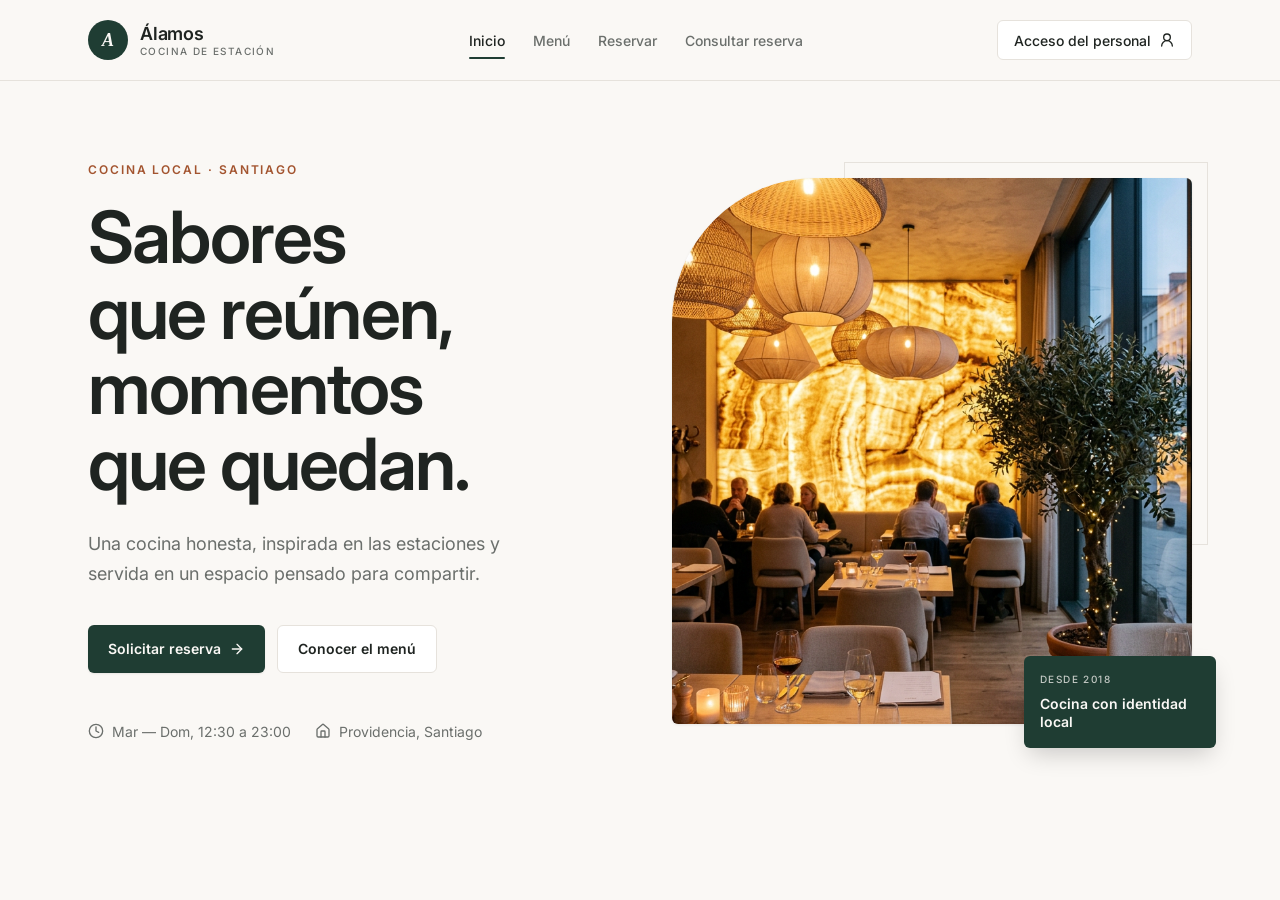
<file: Front-End/index.html>
<!DOCTYPE html>
<html lang="es">
<head>
  <meta charset="UTF-8" />
  <meta name="viewport" content="width=device-width, initial-scale=1.0" />
  <title>Álamos — Cocina de estación | Santiago</title>
  <meta name="description" content="Una cocina honesta, inspirada en las estaciones y servida en un espacio pensado para compartir. Providencia, Santiago." />
  <link rel="preconnect" href="https://fonts.googleapis.com" />
  <link rel="preconnect" href="https://fonts.gstatic.com" crossorigin />
  <link href="https://fonts.googleapis.com/css2?family=Inter:wght@400;500;600;700&display=swap" rel="stylesheet" />
  <link rel="stylesheet" href="Styles/styles.css" />
</head>
<body>
  <header class="site-header">
    <div class="container header-inner">
      <a href="/" class="brand" aria-label="Álamos, inicio">
        <span class="brand-mark">A</span>
        <span class="brand-text">
          <span class="brand-name">Álamos</span>
          <span class="brand-tagline">Cocina de estación</span>
        </span>
      </a>

      <nav class="main-nav" aria-label="Principal">
        <ul>
          <li><a href="/" aria-current="page">Inicio</a></li>
          <li><a href="#menu">Menú</a></li>
          <li><a href="reservar.html">Reservar</a></li>
          <li><a href="consultar.html">Consultar reserva</a></li>
        </ul>
      </nav>

      <a href="login.html" class="btn btn-outline btn-sm">
        <span class="label-long">Acceso del personal</span>
        <span class="label-short">Personal</span>
        <svg class="icon" viewBox="0 0 24 24" aria-hidden="true">
          <circle cx="12" cy="8" r="5" />
          <path d="M20 21a8 8 0 0 0-16 0" />
        </svg>
      </a>
    </div>
  </header>

  <main>
    <section class="hero container">
      <div class="hero-content">
        <p class="eyebrow">Cocina local · Santiago</p>
        <h1 class="hero-title">Sabores que reúnen, momentos que quedan.</h1>
        <p class="hero-lead">
          Una cocina honesta, inspirada en las estaciones y servida en un espacio pensado para compartir.
        </p>

        <div class="hero-actions">
          <a href="reservar.html" class="btn btn-primary">
            Solicitar reserva
            <svg class="icon" viewBox="0 0 24 24" aria-hidden="true">
              <path d="M5 12h14" />
              <path d="m12 5 7 7-7 7" />
            </svg>
          </a>
          <a href="#menu" class="btn btn-outline">Conocer el menú</a>
        </div>

        <ul class="hero-meta">
          <li>
            <svg class="icon" viewBox="0 0 24 24" aria-hidden="true">
              <circle cx="12" cy="12" r="10" />
              <path d="M12 6v6l4 2" />
            </svg>
            Mar — Dom, 12:30 a 23:00
          </li>
          <li>
            <svg class="icon" viewBox="0 0 24 24" aria-hidden="true">
              <path d="M15 21v-8a1 1 0 0 0-1-1h-4a1 1 0 0 0-1 1v8" />
              <path d="M3 10a2 2 0 0 1 .709-1.528l7-5.999a2 2 0 0 1 2.582 0l7 5.999A2 2 0 0 1 21 10v9a2 2 0 0 1-2 2H5a2 2 0 0 1-2-2z" />
            </svg>
            Providencia, Santiago
          </li>
        </ul>
      </div>

      <div class="hero-media">
        <div class="hero-frame" aria-hidden="true"></div>
        <div class="hero-image">
          <img
            src="images/restaurant-interior.png"
            alt="Comedor de Álamos con lámparas cálidas, mesas de madera y un olivo junto a la ventana"
            width="1024"
            height="1075"
          />
        </div>
        <div class="hero-badge">
          <p class="hero-badge-kicker">Desde 2018</p>
          <p class="hero-badge-title">Cocina con identidad local</p>
        </div>
      </div>
    </section>
  </main>
</body>
</html>
</file>
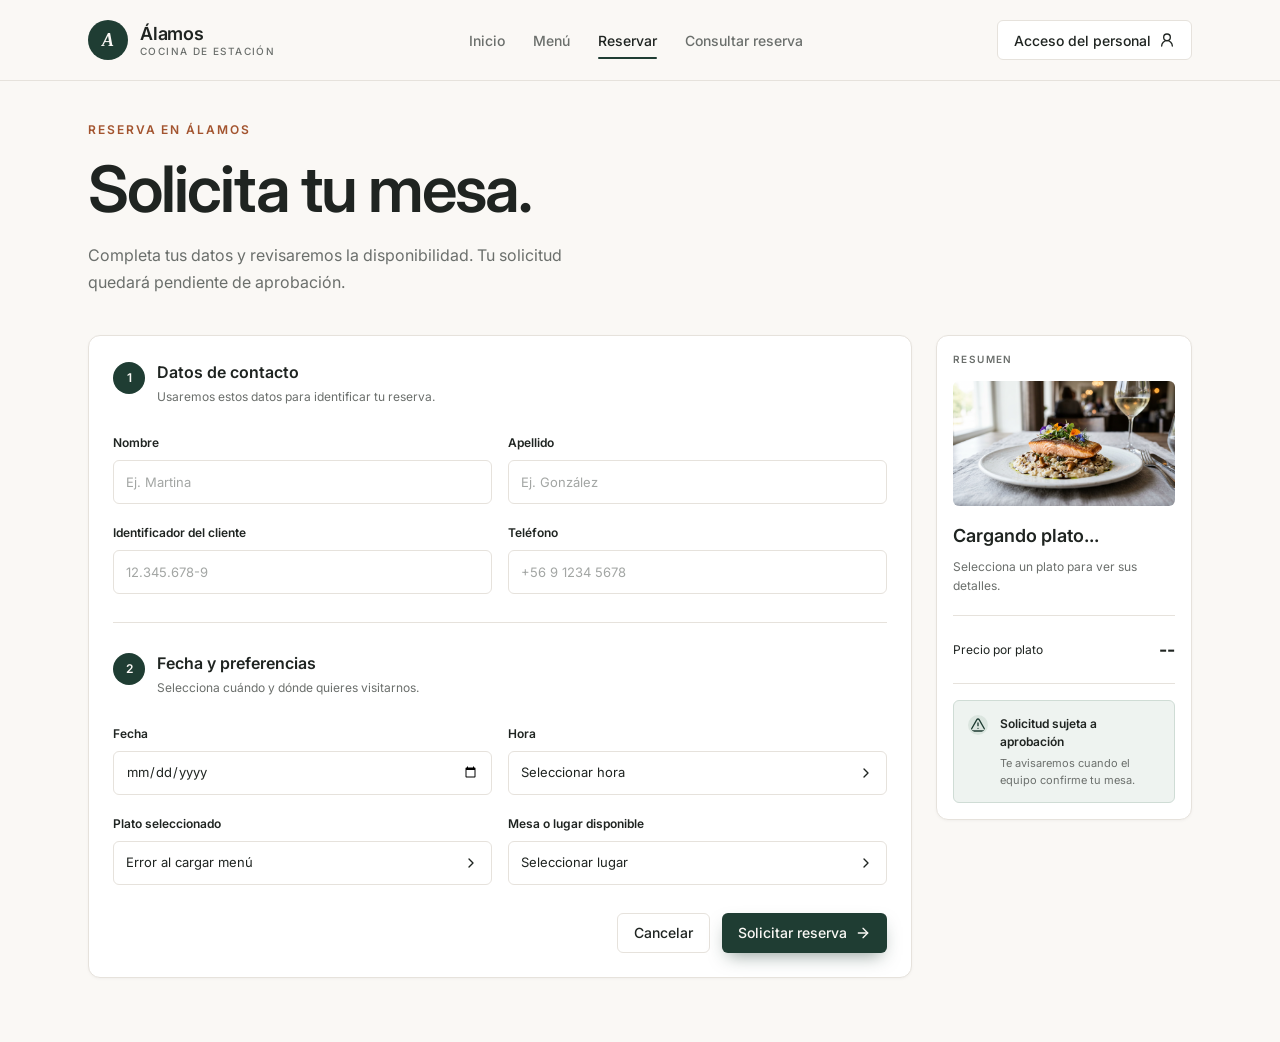
<file: Front-End/reservar.html>
<!DOCTYPE html>
<html lang="es">
<head>
  <meta charset="UTF-8" />
  <meta name="viewport" content="width=device-width, initial-scale=1.0" />
  <title>Solicita tu mesa — Álamos | Cocina de estación</title>
  <meta name="description" content="Solicita tu reserva en Álamos. Completa tus datos y revisaremos la disponibilidad." />
  <link rel="preconnect" href="https://fonts.googleapis.com" />
  <link rel="preconnect" href="https://fonts.gstatic.com" crossorigin />
  <link href="https://fonts.googleapis.com/css2?family=Inter:wght@400;500;600;700&display=swap" rel="stylesheet" />
  <link rel="stylesheet" href="Styles/styles.css" />
  <link rel="stylesheet" href="Styles/reservar.css" />
</head>
<body>
  <header class="site-header">
    <div class="container header-inner">
      <a href="index.html" class="brand" aria-label="Álamos, inicio">
        <span class="brand-mark">A</span>
        <span class="brand-text">
          <span class="brand-name">Álamos</span>
          <span class="brand-tagline">Cocina de estación</span>
        </span>
      </a>

      <nav class="main-nav" aria-label="Principal">
        <ul>
          <li><a href="index.html">Inicio</a></li>
          <li><a href="index.html#menu">Menú</a></li>
          <li><a href="reservar.html" aria-current="page">Reservar</a></li>
          <li><a href="consultar.html">Consultar reserva</a></li>
        </ul>
      </nav>

      <a href="login.html" class="btn btn-outline btn-sm">
        <span class="label-long">Acceso del personal</span>
        <span class="label-short">Personal</span>
        <svg class="icon" viewBox="0 0 24 24" aria-hidden="true">
          <circle cx="12" cy="8" r="5" />
          <path d="M20 21a8 8 0 0 0-16 0" />
        </svg>
      </a>
    </div>
  </header>

  <main class="container reserve">
    <section class="reserve-intro">
      <p class="eyebrow">Reserva en Álamos</p>
      <h1 class="reserve-title">Solicita tu mesa.</h1>
      <p class="reserve-lead">
        Completa tus datos y revisaremos la disponibilidad. Tu solicitud quedará pendiente de aprobación.
      </p>
    </section>

    <div class="reserve-layout">
      <form class="card reserve-form" action="#" method="post">
        <fieldset class="form-step">
          <legend class="step-header">
            <span class="step-number">1</span>
            <span>
              <span class="step-title">Datos de contacto</span>
              <span class="step-desc">Usaremos estos datos para identificar tu reserva.</span>
            </span>
          </legend>

          <div class="form-grid">
            <div class="field">
              <label for="nombre">Nombre</label>
              <input id="nombre" name="nombre" type="text" placeholder="Ej. Martina" autocomplete="given-name" required />
            </div>
            <div class="field">
              <label for="apellido">Apellido</label>
              <input id="apellido" name="apellido" type="text" placeholder="Ej. González" autocomplete="family-name" required />
            </div>
            <div class="field">
              <label for="identificador">Identificador del cliente</label>
              <input id="identificador" name="identificador" type="text" placeholder="12.345.678-9" required />
            </div>
            <div class="field">
              <label for="telefono">Teléfono</label>
              <input id="telefono" name="telefono" type="tel" placeholder="+56 9 1234 5678" autocomplete="tel" required />
            </div>
          </div>
        </fieldset>

        <hr class="form-divider" />

        <fieldset class="form-step">
          <legend class="step-header">
            <span class="step-number">2</span>
            <span>
              <span class="step-title">Fecha y preferencias</span>
              <span class="step-desc">Selecciona cuándo y dónde quieres visitarnos.</span>
            </span>
          </legend>

          <div class="form-grid">
            <div class="field">
              <label for="fecha">Fecha</label>
              <input id="fecha" name="fecha" type="date" required />
            </div>
            <div class="field">
              <label for="hora">Hora</label>
              <select id="hora" name="hora" required>
                <option value="" disabled selected>Seleccionar hora</option>
                <option>12:30</option>
                <option>13:30</option>
                <option>14:30</option>
                <option>19:30</option>
                <option>20:30</option>
                <option>21:30</option>
              </select>
            </div>
            <div class="field">
              <label for="plato">Plato seleccionado</label>
              <!-- Menú cargado dinámicamente desde MongoDB mediante reservar.js -->
              <select id="plato" name="plato" required>
                <option value="" disabled selected>Cargando menú...</option>
              </select>
            </div>
            <div class="field">
              <label for="lugar">Mesa o lugar disponible</label>
              <select id="lugar" name="lugar" required>
                <option value="" disabled selected>Seleccionar lugar</option>
                <option>Salón principal</option>
                <option>Terraza</option>
                <option>Junto a la ventana</option>
                <option>Barra</option>
              </select>
            </div>
          </div>
        </fieldset>

        <div class="form-actions">
          <a href="index.html" class="btn btn-outline btn-sm">Cancelar</a>
          <button type="submit" class="btn btn-primary btn-sm">
            Solicitar reserva
            <svg class="icon" viewBox="0 0 24 24" aria-hidden="true">
              <path d="M5 12h14" />
              <path d="m12 5 7 7-7 7" />
            </svg>
          </button>
        </div>
      </form>

      <aside class="card summary" aria-labelledby="summary-title">
        <p class="summary-kicker">Resumen</p>
        <img
          class="summary-image"
          src="images/plato.png"
          alt="Plato del menú"
          width="1024"
          height="576"
        />
        <h2 id="summary-title" class="summary-title">Cargando plato...</h2>
        <p class="summary-desc">Selecciona un plato para ver sus detalles.</p>

        <dl class="summary-price">
          <dt>Precio por plato</dt>
          <dd>--</dd>
        </dl>

        <div class="notice" role="note">
          <svg class="icon notice-icon" viewBox="0 0 24 24" aria-hidden="true">
            <path d="m21.73 18-8-14a2 2 0 0 0-3.48 0l-8 14A2 2 0 0 0 4 21h16a2 2 0 0 0 1.73-3" />
            <path d="M12 9v4" />
            <path d="M12 17h.01" />
          </svg>
          <div>
            <p class="notice-title">Solicitud sujeta a aprobación</p>
            <p class="notice-text">Te avisaremos cuando el equipo confirme tu mesa.</p>
          </div>
        </div>
      </aside>
    </div>
  </main>

 
   
  <script src="reservar.js"></script>
  <script src="reservar.js?v=1"></script>
</body>
</html>
</file>
<file: Front-End/Styles/styles.css>
:root {
  --background: #faf8f5;
  --foreground: #1f2421;
  --muted: #6b6f6c;
  --card: #ffffff;
  --secondary: #f1eee9;
  --border: #e6e2dc;
  --primary: #1f3d33;
  --primary-foreground: #faf8f5;
  --accent: #a3542f;

  --radius: 0.375rem;
  --container: 72rem;
  --font: "Inter", ui-sans-serif, system-ui, -apple-system, sans-serif;
}


*,
*::before,
*::after {
  box-sizing: border-box;
}

html {
  -webkit-text-size-adjust: 100%;
}

body {
  margin: 0;
  font-family: var(--font);
  background: var(--background);
  color: var(--foreground);
  line-height: 1.5;
  -webkit-font-smoothing: antialiased;
}

h1,
p,
ul {
  margin: 0;
}

ul {
  padding: 0;
  list-style: none;
}

a {
  color: inherit;
  text-decoration: none;
}

img {
  display: block;
  max-width: 100%;
}

.container {
  width: 100%;
  max-width: var(--container);
  margin-inline: auto;
  padding-inline: 1.5rem;
}

.icon {
  width: 1rem;
  height: 1rem;
  flex-shrink: 0;
  fill: none;
  stroke: currentColor;
  stroke-width: 2;
  stroke-linecap: round;
  stroke-linejoin: round;
}


.btn {
  display: inline-flex;
  align-items: center;
  gap: 0.5rem;
  height: 3rem;
  padding-inline: 1.25rem;
  border-radius: var(--radius);
  font-size: 0.875rem;
  font-weight: 600;
  transition: background-color 0.2s, opacity 0.2s;
}

.btn:focus-visible,
.main-nav a:focus-visible,
.brand:focus-visible {
  outline: 2px solid var(--primary);
  outline-offset: 3px;
}

.btn-sm {
  height: 2.5rem;
  padding-inline: 1rem;
  font-weight: 500;
}

.btn-primary {
  background: var(--primary);
  color: var(--primary-foreground);
  box-shadow: 0 1px 2px rgb(0 0 0 / 0.08);
}

.btn-primary:hover {
  opacity: 0.9;
}

.btn-outline {
  background: var(--card);
  border: 1px solid var(--border);
}

.btn-outline:hover {
  background: var(--secondary);
}


.site-header {
  border-bottom: 1px solid var(--border);
  background: var(--background);
}

.header-inner {
  display: flex;
  align-items: center;
  justify-content: space-between;
  gap: 1.5rem;
  height: 5rem;
}

.brand {
  display: flex;
  align-items: center;
  gap: 0.75rem;
}

.brand-mark {
  display: flex;
  align-items: center;
  justify-content: center;
  width: 2.5rem;
  height: 2.5rem;
  border-radius: 50%;
  background: var(--primary);
  color: var(--primary-foreground);
  font-family: Georgia, "Times New Roman", serif;
  font-size: 1.125rem;
  font-style: italic;
  font-weight: 600;
}

.brand-text {
  display: flex;
  flex-direction: column;
  line-height: 1.2;
}

.brand-name {
  font-size: 1.125rem;
  font-weight: 600;
  letter-spacing: -0.01em;
}

.brand-tagline {
  font-size: 0.625rem;
  font-weight: 500;
  letter-spacing: 0.14em;
  text-transform: uppercase;
  color: var(--muted);
}

.main-nav {
  display: none;
}

.main-nav ul {
  display: flex;
  align-items: center;
  gap: 1.75rem;
  font-size: 0.875rem;
  font-weight: 500;
}

.main-nav a {
  position: relative;
  padding-block: 0.5rem;
  color: var(--muted);
  transition: color 0.2s;
}

.main-nav a:hover,
.main-nav a[aria-current="page"] {
  color: var(--foreground);
}

.main-nav a[aria-current="page"]::after {
  content: "";
  position: absolute;
  left: 0;
  right: 0;
  bottom: -2px;
  height: 2px;
  border-radius: 999px;
  background: var(--primary);
}

.label-long {
  display: none;
}


.hero {
  display: grid;
  align-items: center;
  gap: 3.5rem;
  padding-block: 3.5rem;
}

.eyebrow {
  font-size: 0.75rem;
  font-weight: 600;
  letter-spacing: 0.16em;
  text-transform: uppercase;
  color: var(--accent);
}

.hero-title {
  margin-top: 1.25rem;
  font-size: 3rem;
  font-weight: 600;
  line-height: 1.05;
  letter-spacing: -0.025em;
  text-wrap: balance;
}

.hero-lead {
  margin-top: 1.75rem;
  max-width: 28rem;
  font-size: 1.125rem;
  line-height: 1.65;
  color: var(--muted);
  text-wrap: pretty;
}

.hero-actions {
  display: flex;
  flex-wrap: wrap;
  gap: 0.75rem;
  margin-top: 2.25rem;
}

.hero-meta {
  display: flex;
  flex-wrap: wrap;
  gap: 0.75rem 1.5rem;
  margin-top: 3rem;
  font-size: 0.875rem;
  color: var(--muted);
}

.hero-meta li {
  display: flex;
  align-items: center;
  gap: 0.5rem;
}

.hero-media {
  position: relative;
  width: 100%;
  max-width: 32rem;
  margin-inline: auto;
}

.hero-frame {
  position: absolute;
  top: -1rem;
  right: -1rem;
  width: 70%;
  height: 70%;
  border: 1px solid var(--border);
}

.hero-image {
  position: relative;
  aspect-ratio: 4 / 4.2;
  overflow: hidden;
  border-radius: 9rem var(--radius) var(--radius) var(--radius);
  box-shadow: 0 1px 3px rgb(0 0 0 / 0.08);
}

.hero-image img {
  width: 100%;
  height: 100%;
  object-fit: cover;
}

.hero-badge {
  position: absolute;
  right: 0;
  bottom: -1.5rem;
  width: 12rem;
  padding: 1rem;
  border-radius: var(--radius);
  background: var(--primary);
  color: var(--primary-foreground);
  box-shadow: 0 10px 25px -5px rgb(0 0 0 / 0.2);
}

.hero-badge-kicker {
  font-size: 0.625rem;
  font-weight: 500;
  letter-spacing: 0.14em;
  text-transform: uppercase;
  opacity: 0.75;
}

.hero-badge-title {
  margin-top: 0.5rem;
  font-size: 0.875rem;
  font-weight: 600;
  line-height: 1.35;
}


@media (min-width: 640px) {
  .label-long {
    display: inline;
  }

  .label-short {
    display: none;
  }

  .hero-title {
    font-size: 3.75rem;
  }

  .hero-badge {
    right: -1.5rem;
  }
}

@media (min-width: 768px) {
  .main-nav {
    display: block;
  }

  .hero {
    padding-block: 5rem;
  }
}

@media (min-width: 1024px) {
  .hero {
    grid-template-columns: 1fr 1fr;
    gap: 4rem;
  }

  .hero-title {
    font-size: 4.5rem;
  }

  .hero-media {
    max-width: none;
  }
}
</file>
<file: Front-End/Styles/reservar.css>
.reserve {
  padding-block: 2.5rem 4rem;
}

.reserve-title {
  margin-top: 1rem;
  font-size: 2.75rem;
  font-weight: 600;
  line-height: 1.05;
  letter-spacing: -0.03em;
}

.reserve-lead {
  margin-top: 1.25rem;
  max-width: 30rem;
  font-size: 1rem;
  line-height: 1.65;
  color: var(--muted);
}

.reserve-layout {
  display: flex;
  flex-direction: column;
  gap: 1.5rem;
  margin-top: 2.5rem;
}

.card {
  background: var(--card);
  border: 1px solid var(--border);
  border-radius: 0.75rem;
  box-shadow: 0 1px 3px rgb(0 0 0 / 0.04);
}

.reserve-form {
  flex: 1;
  padding: 1.5rem;
}

.form-step {
  margin: 0;
  padding: 0;
  border: 0;
  min-width: 0;
}

.step-header {
  display: flex;
  align-items: flex-start;
  gap: 0.75rem;
  padding: 0;
  margin-bottom: 1.75rem;
}

.step-number {
  display: flex;
  align-items: center;
  justify-content: center;
  flex-shrink: 0;
  width: 2rem;
  height: 2rem;
  margin-top: 0.125rem;
  border-radius: 50%;
  background: var(--primary);
  color: var(--primary-foreground);
  font-size: 0.75rem;
  font-weight: 600;
}

.step-title {
  display: block;
  font-size: 1rem;
  font-weight: 600;
}

.step-desc {
  display: block;
  margin-top: 0.25rem;
  font-size: 0.75rem;
  color: var(--muted);
}

.form-grid {
  display: grid;
  grid-template-columns: 1fr;
  gap: 1.25rem 1rem;
}

.field {
  display: flex;
  flex-direction: column;
  gap: 0.5rem;
}

.field label {
  font-size: 0.75rem;
  font-weight: 600;
}

.field input,
.field select {
  width: 100%;
  height: 2.75rem;
  padding-inline: 0.75rem;
  border: 1px solid var(--border);
  border-radius: var(--radius);
  background: var(--card);
  color: var(--foreground);
  font: inherit;
  font-size: 0.8125rem;
  transition: border-color 0.2s, box-shadow 0.2s;
}

.field input::placeholder {
  color: #a3a6a4;
}

.field select {
  appearance: none;
  padding-right: 2.5rem;
  cursor: pointer;
  background-image: url("data:image/svg+xml,%3Csvg xmlns='http://www.w3.org/2000/svg' width='16' height='16' viewBox='0 0 24 24' fill='none' stroke='%231f2421' stroke-width='2' stroke-linecap='round' stroke-linejoin='round'%3E%3Cpath d='m9 18 6-6-6-6'/%3E%3C/svg%3E");
  background-repeat: no-repeat;
  background-position: right 0.75rem center;
}

.field select:invalid {
  color: var(--foreground);
}

.field input:hover,
.field select:hover {
  border-color: #cfcac2;
}

.field input:focus,
.field select:focus {
  outline: none;
  border-color: var(--primary);
  box-shadow: 0 0 0 3px rgb(31 61 51 / 0.15);
}

.form-divider {
  margin: 1.75rem 0;
  border: 0;
  border-top: 1px solid var(--border);
}

.form-actions {
  display: flex;
  justify-content: flex-end;
  gap: 0.75rem;
  margin-top: 1.75rem;
}

button.btn {
  border: 0;
  font-family: inherit;
  cursor: pointer;
}

.form-actions .btn-primary {
  box-shadow: 0 8px 18px -6px rgb(31 61 51 / 0.5);
}


.summary {
  padding: 1rem;
  align-self: flex-start;
  width: 100%;
}

.summary-kicker {
  font-size: 0.625rem;
  font-weight: 600;
  letter-spacing: 0.14em;
  text-transform: uppercase;
  color: var(--muted);
}

.summary-image {
  width: 100%;
  height: auto;
  aspect-ratio: 16 / 9;
  object-fit: cover;
  margin-top: 0.875rem;
  border-radius: var(--radius);
}

.summary-title {
  margin: 1rem 0 0;
  font-size: 1.125rem;
  font-weight: 600;
}

.summary-desc {
  margin-top: 0.5rem;
  font-size: 0.75rem;
  line-height: 1.6;
  color: var(--muted);
}

.summary-price {
  display: flex;
  align-items: center;
  justify-content: space-between;
  margin: 1.25rem 0 0;
  padding-block: 1.25rem;
  border-block: 1px solid var(--border);
}

.summary-price dt {
  font-size: 0.75rem;
}

.summary-price dd {
  margin: 0;
  font-size: 1.125rem;
  font-weight: 700;
}

.notice {
  display: flex;
  gap: 0.75rem;
  margin-top: 1rem;
  padding: 0.875rem;
  border: 1px solid #cfdcd5;
  border-radius: var(--radius);
  background: #eef3f0;
}

.notice-icon {
  width: 1.25rem;
  height: 1.25rem;
  padding: 0.125rem;
  border-radius: 50%;
  background: #dbe5df;
  color: var(--primary);
}

.notice-title {
  font-size: 0.75rem;
  font-weight: 600;
}

.notice-text {
  margin-top: 0.25rem;
  font-size: 0.6875rem;
  line-height: 1.5;
  color: var(--muted);
}

@media (min-width: 640px) {
  .reserve-title {
    font-size: 4rem;
  }

  .reserve-form {
    padding: 1.5rem 1.5rem 1.5rem;
  }

  .form-grid {
    grid-template-columns: 1fr 1fr;
  }
}

@media (min-width: 1024px) {
  .reserve-layout {
    flex-direction: row;
    align-items: flex-start;
  }

  .summary {
    width: 16rem;
    position: sticky;
    top: 1.5rem;
  }
}
</file>
